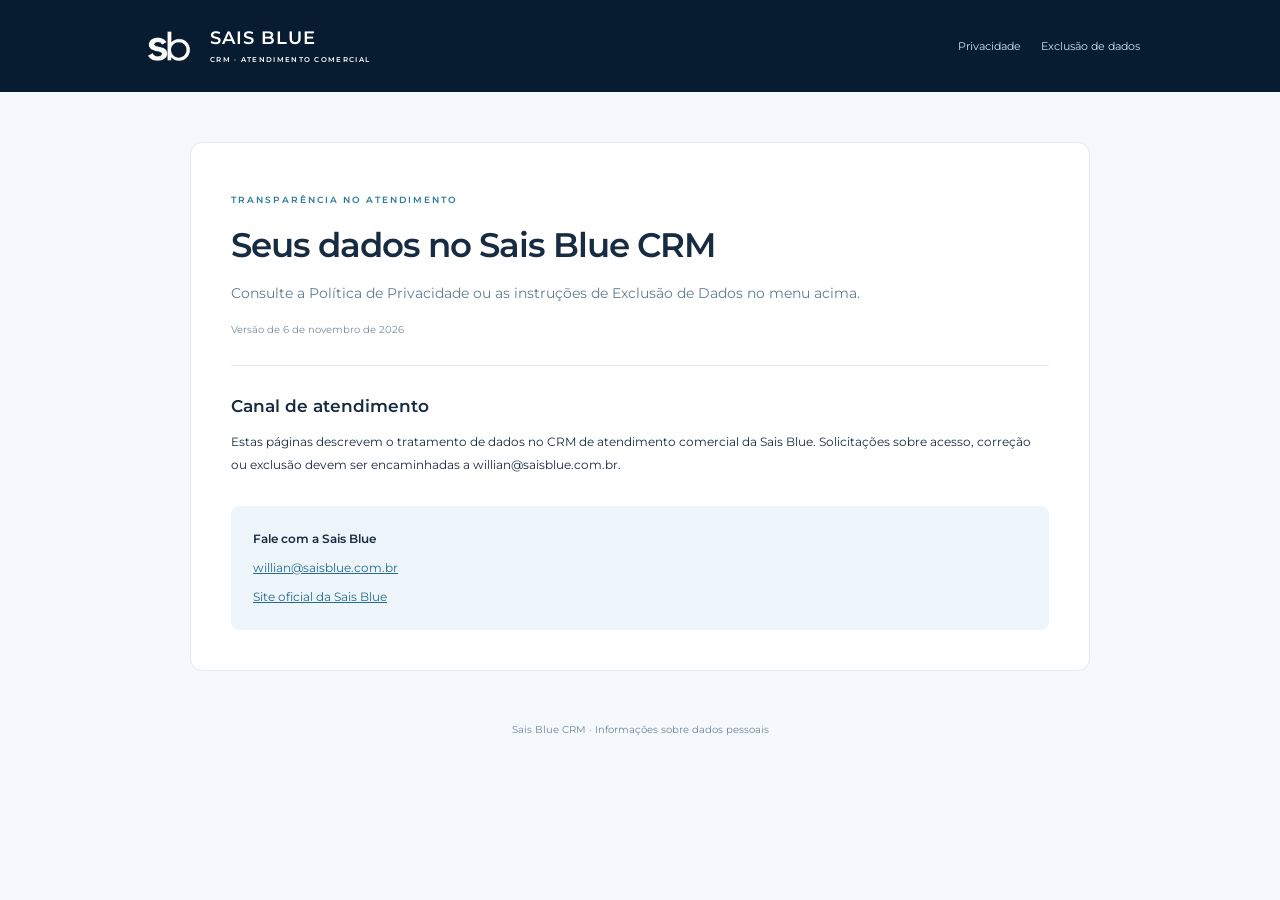
<file: docs/index.html>
<!doctype html><html lang="pt-BR"><head><meta charset="utf-8"><meta name="viewport" content="width=device-width,initial-scale=1"><meta name="description" content="Informações sobre o uso de dados pessoais no Sais Blue CRM e canais para solicitações."><meta name="referrer" content="strict-origin-when-cross-origin"><title>Seus dados no Sais Blue CRM | Sais Blue CRM</title><link rel="stylesheet" href="assets/legal.css"></head><body><header><a class="brand" href="index.html"><img src="assets/sb-logo.png" alt="Logo Sais Blue"><span>SAIS BLUE<small>CRM · ATENDIMENTO COMERCIAL</small></span></a><nav aria-label="Informações sobre dados"><a href="privacidade.html">Privacidade</a><a href="exclusao-dados.html">Exclusão de dados</a></nav></header><main><p class="eyebrow">TRANSPARÊNCIA NO ATENDIMENTO</p><h1>Seus dados no Sais Blue CRM</h1><p class="intro">Consulte a Política de Privacidade ou as instruções de Exclusão de Dados no menu acima.</p><p class="updated">Versão de 6 de novembro de 2026</p><section><h2>Canal de atendimento</h2><p>Estas páginas descrevem o tratamento de dados no CRM de atendimento comercial da Sais Blue. Solicitações sobre acesso, correção ou exclusão devem ser encaminhadas a willian@saisblue.com.br.</p></section><aside><strong>Fale com a Sais Blue</strong><a href="mailto:willian@saisblue.com.br">willian@saisblue.com.br</a><a href="https://saisblue.com.br">Site oficial da Sais Blue</a></aside></main><footer>Sais Blue CRM · Informações sobre dados pessoais</footer></body></html>
</file>
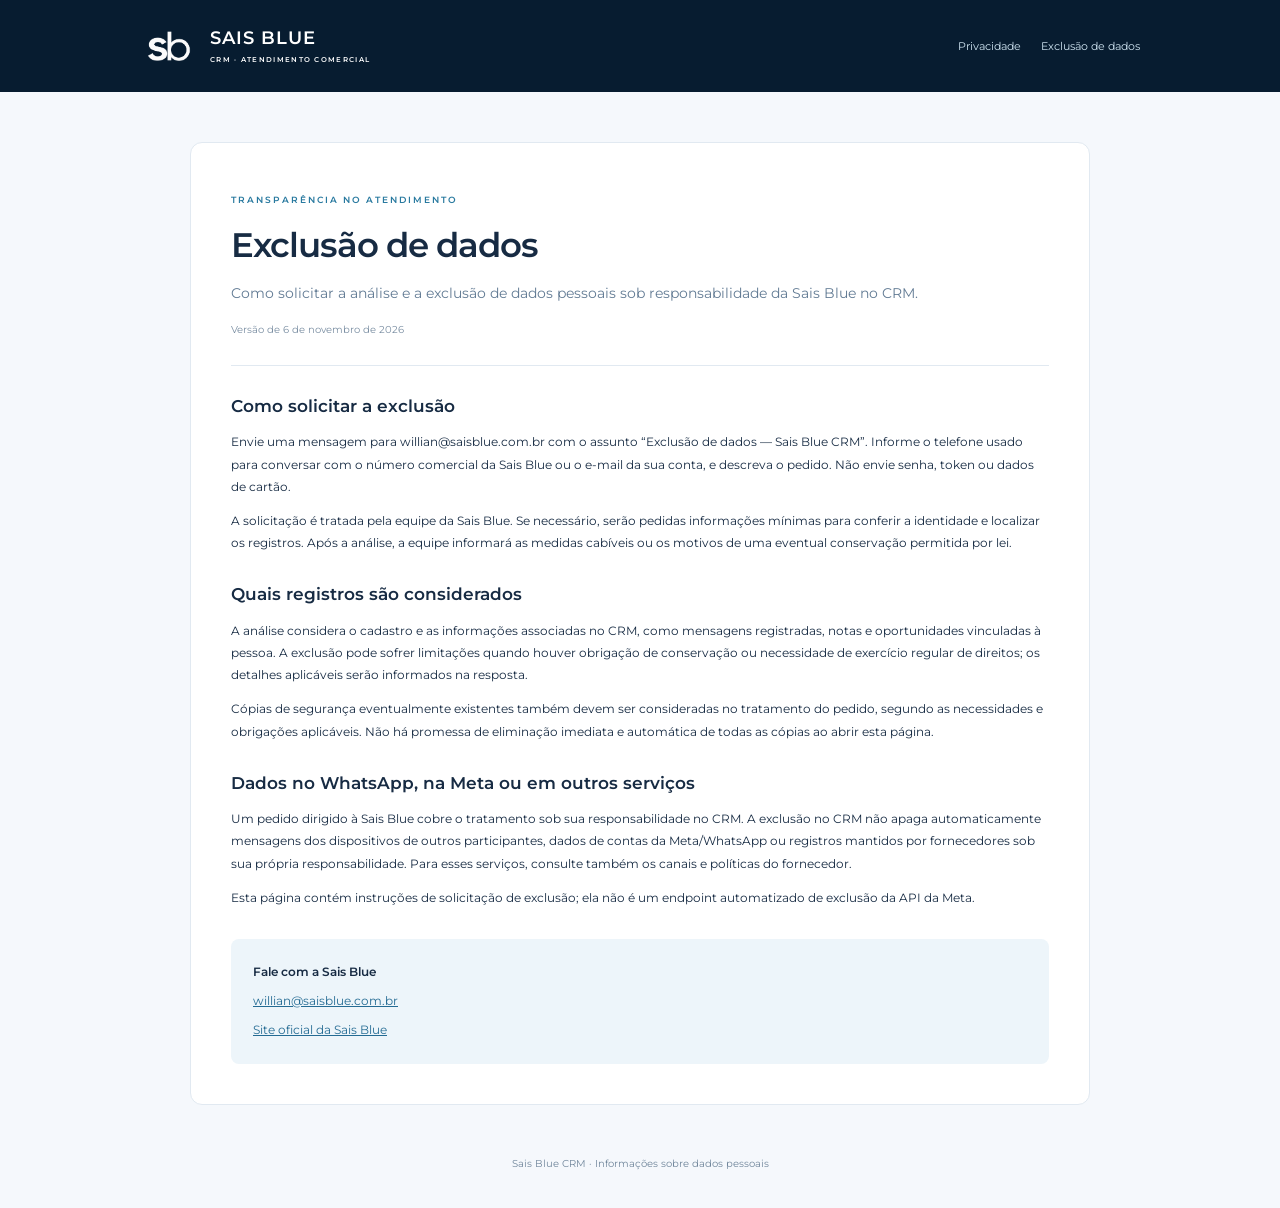
<file: docs/exclusao-dados.html>
<!doctype html><html lang="pt-BR"><head><meta charset="utf-8"><meta name="viewport" content="width=device-width,initial-scale=1"><meta name="description" content="Informações sobre o uso de dados pessoais no Sais Blue CRM e canais para solicitações."><meta name="referrer" content="strict-origin-when-cross-origin"><title>Exclusão de dados | Sais Blue CRM</title><link rel="stylesheet" href="assets/legal.css"></head><body><header><a class="brand" href="index.html"><img src="assets/sb-logo.png" alt="Logo Sais Blue"><span>SAIS BLUE<small>CRM · ATENDIMENTO COMERCIAL</small></span></a><nav aria-label="Informações sobre dados"><a href="privacidade.html">Privacidade</a><a href="exclusao-dados.html">Exclusão de dados</a></nav></header><main><p class="eyebrow">TRANSPARÊNCIA NO ATENDIMENTO</p><h1>Exclusão de dados</h1><p class="intro">Como solicitar a análise e a exclusão de dados pessoais sob responsabilidade da Sais Blue no CRM.</p><p class="updated">Versão de 6 de novembro de 2026</p><section><h2>Como solicitar a exclusão</h2><p>Envie uma mensagem para willian@saisblue.com.br com o assunto “Exclusão de dados — Sais Blue CRM”. Informe o telefone usado para conversar com o número comercial da Sais Blue ou o e-mail da sua conta, e descreva o pedido. Não envie senha, token ou dados de cartão.</p><p>A solicitação é tratada pela equipe da Sais Blue. Se necessário, serão pedidas informações mínimas para conferir a identidade e localizar os registros. Após a análise, a equipe informará as medidas cabíveis ou os motivos de uma eventual conservação permitida por lei.</p></section><section><h2>Quais registros são considerados</h2><p>A análise considera o cadastro e as informações associadas no CRM, como mensagens registradas, notas e oportunidades vinculadas à pessoa. A exclusão pode sofrer limitações quando houver obrigação de conservação ou necessidade de exercício regular de direitos; os detalhes aplicáveis serão informados na resposta.</p><p>Cópias de segurança eventualmente existentes também devem ser consideradas no tratamento do pedido, segundo as necessidades e obrigações aplicáveis. Não há promessa de eliminação imediata e automática de todas as cópias ao abrir esta página.</p></section><section><h2>Dados no WhatsApp, na Meta ou em outros serviços</h2><p>Um pedido dirigido à Sais Blue cobre o tratamento sob sua responsabilidade no CRM. A exclusão no CRM não apaga automaticamente mensagens dos dispositivos de outros participantes, dados de contas da Meta/WhatsApp ou registros mantidos por fornecedores sob sua própria responsabilidade. Para esses serviços, consulte também os canais e políticas do fornecedor.</p><p>Esta página contém instruções de solicitação de exclusão; ela não é um endpoint automatizado de exclusão da API da Meta.</p></section><aside><strong>Fale com a Sais Blue</strong><a href="mailto:willian@saisblue.com.br">willian@saisblue.com.br</a><a href="https://saisblue.com.br">Site oficial da Sais Blue</a></aside></main><footer>Sais Blue CRM · Informações sobre dados pessoais</footer></body></html>
</file>
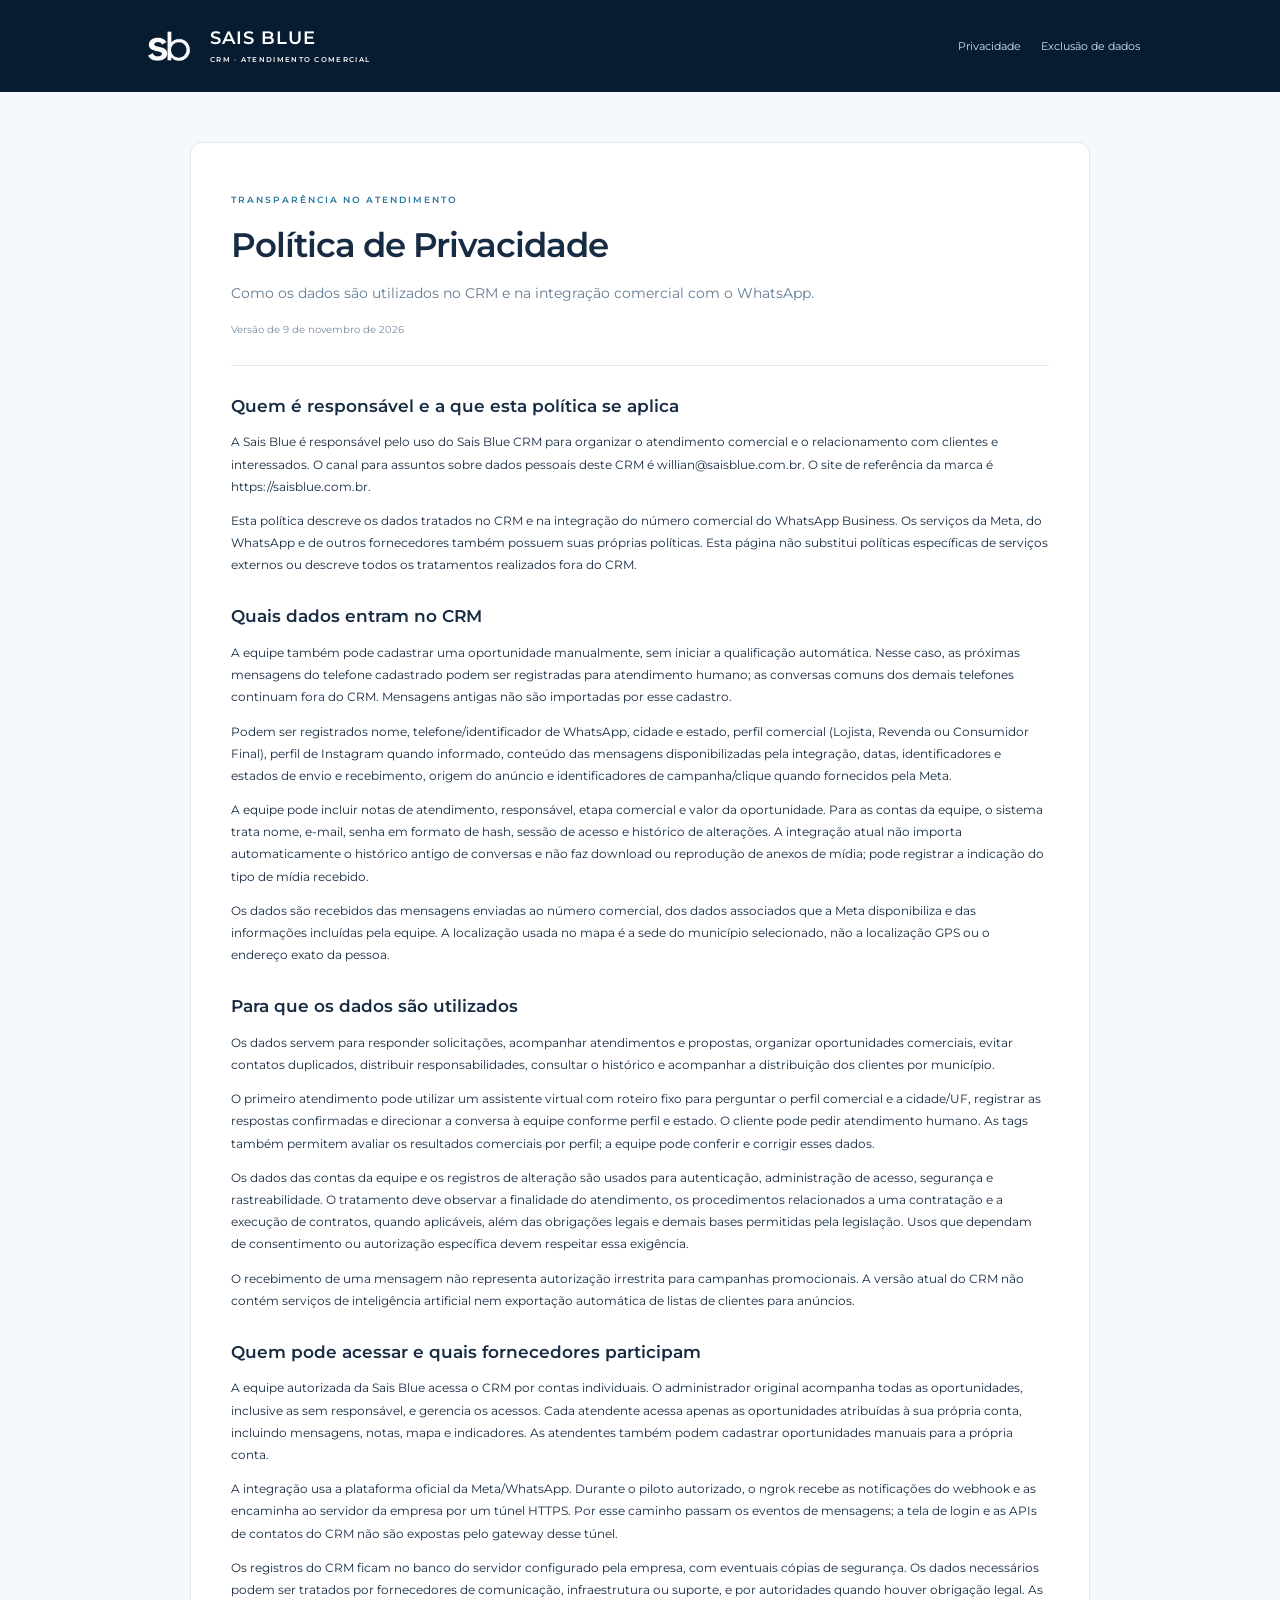
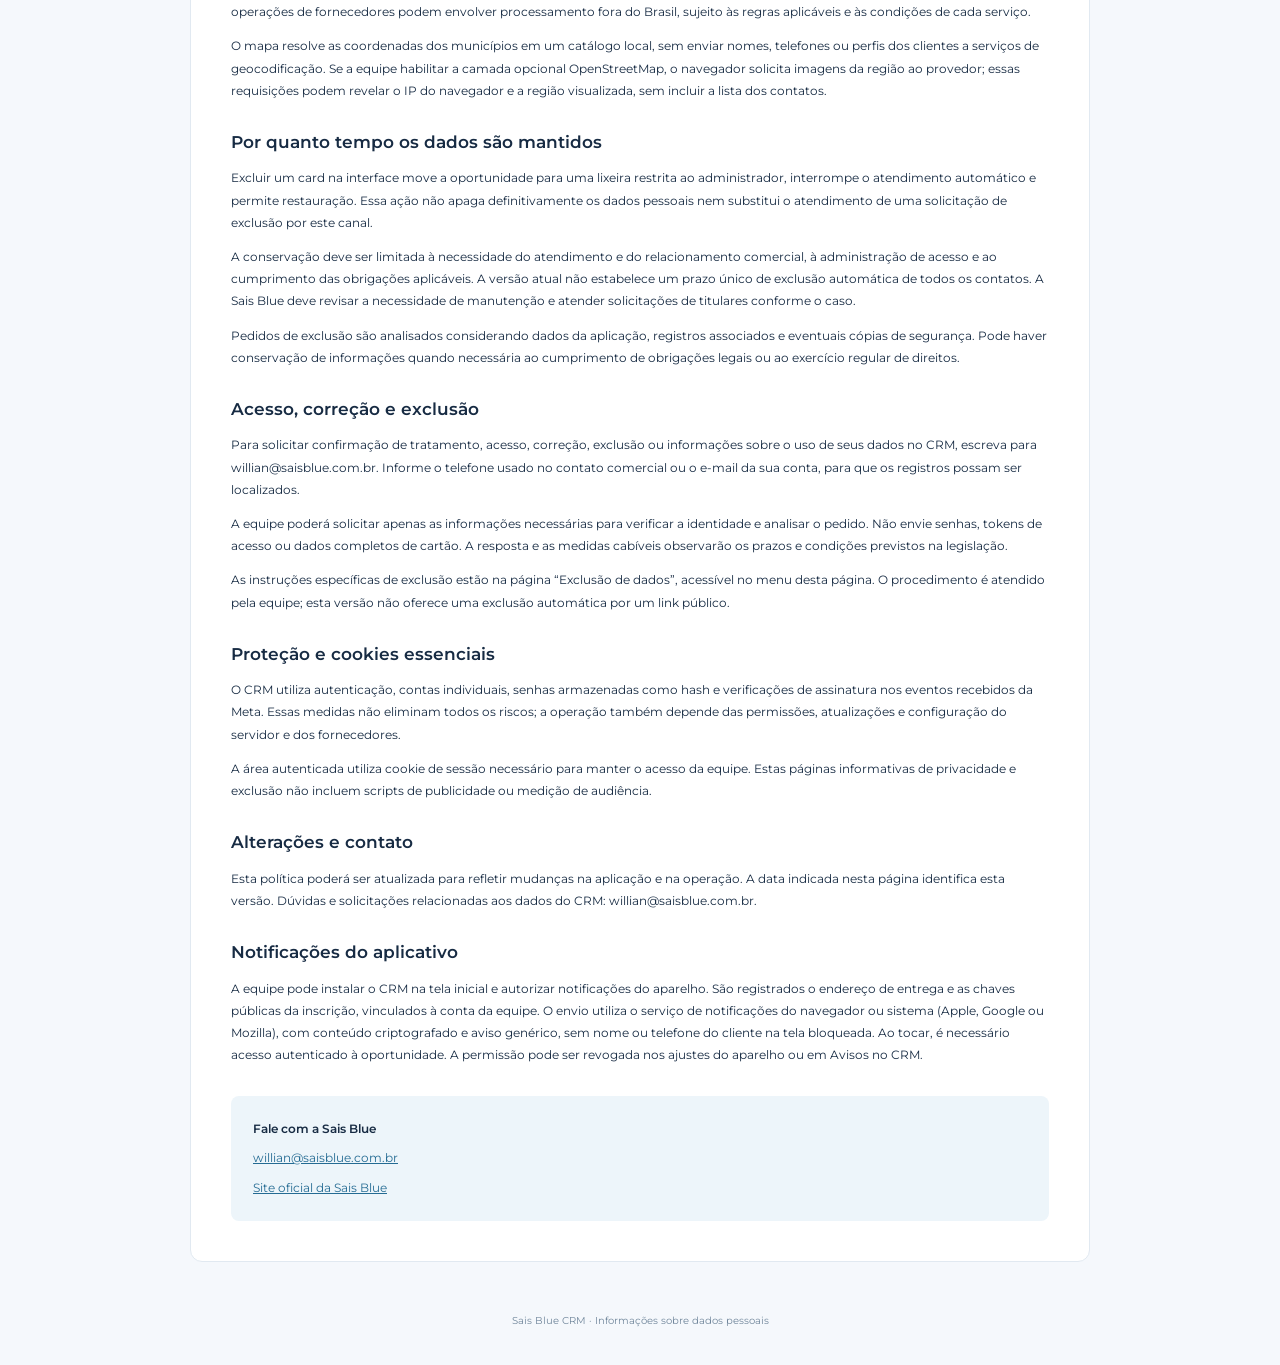
<file: docs/privacidade.html>
<!doctype html><html lang="pt-BR"><head><meta charset="utf-8"><meta name="viewport" content="width=device-width,initial-scale=1"><meta name="description" content="Informações sobre o uso de dados pessoais no Sais Blue CRM e canais para solicitações."><meta name="referrer" content="strict-origin-when-cross-origin"><title>Política de Privacidade | Sais Blue CRM</title><link rel="stylesheet" href="assets/legal.css"></head><body><header><a class="brand" href="index.html"><img src="assets/sb-logo.png" alt="Logo Sais Blue"><span>SAIS BLUE<small>CRM · ATENDIMENTO COMERCIAL</small></span></a><nav aria-label="Informações sobre dados"><a href="privacidade.html">Privacidade</a><a href="exclusao-dados.html">Exclusão de dados</a></nav></header><main><p class="eyebrow">TRANSPARÊNCIA NO ATENDIMENTO</p><h1>Política de Privacidade</h1><p class="intro">Como os dados são utilizados no CRM e na integração comercial com o WhatsApp.</p><p class="updated">Versão de 9 de novembro de 2026</p><section><h2>Quem é responsável e a que esta política se aplica</h2><p>A Sais Blue é responsável pelo uso do Sais Blue CRM para organizar o atendimento comercial e o relacionamento com clientes e interessados. O canal para assuntos sobre dados pessoais deste CRM é willian@saisblue.com.br. O site de referência da marca é https://saisblue.com.br.</p><p>Esta política descreve os dados tratados no CRM e na integração do número comercial do WhatsApp Business. Os serviços da Meta, do WhatsApp e de outros fornecedores também possuem suas próprias políticas. Esta página não substitui políticas específicas de serviços externos ou descreve todos os tratamentos realizados fora do CRM.</p></section><section><h2>Quais dados entram no CRM</h2><p>A equipe também pode cadastrar uma oportunidade manualmente, sem iniciar a qualificação automática. Nesse caso, as próximas mensagens do telefone cadastrado podem ser registradas para atendimento humano; as conversas comuns dos demais telefones continuam fora do CRM. Mensagens antigas não são importadas por esse cadastro.</p><p>Podem ser registrados nome, telefone/identificador de WhatsApp, cidade e estado, perfil comercial (Lojista, Revenda ou Consumidor Final), perfil de Instagram quando informado, conteúdo das mensagens disponibilizadas pela integração, datas, identificadores e estados de envio e recebimento, origem do anúncio e identificadores de campanha/clique quando fornecidos pela Meta.</p><p>A equipe pode incluir notas de atendimento, responsável, etapa comercial e valor da oportunidade. Para as contas da equipe, o sistema trata nome, e-mail, senha em formato de hash, sessão de acesso e histórico de alterações. A integração atual não importa automaticamente o histórico antigo de conversas e não faz download ou reprodução de anexos de mídia; pode registrar a indicação do tipo de mídia recebido.</p><p>Os dados são recebidos das mensagens enviadas ao número comercial, dos dados associados que a Meta disponibiliza e das informações incluídas pela equipe. A localização usada no mapa é a sede do município selecionado, não a localização GPS ou o endereço exato da pessoa.</p></section><section><h2>Para que os dados são utilizados</h2><p>Os dados servem para responder solicitações, acompanhar atendimentos e propostas, organizar oportunidades comerciais, evitar contatos duplicados, distribuir responsabilidades, consultar o histórico e acompanhar a distribuição dos clientes por município.</p><p>O primeiro atendimento pode utilizar um assistente virtual com roteiro fixo para perguntar o perfil comercial e a cidade/UF, registrar as respostas confirmadas e direcionar a conversa à equipe conforme perfil e estado. O cliente pode pedir atendimento humano. As tags também permitem avaliar os resultados comerciais por perfil; a equipe pode conferir e corrigir esses dados.</p><p>Os dados das contas da equipe e os registros de alteração são usados para autenticação, administração de acesso, segurança e rastreabilidade. O tratamento deve observar a finalidade do atendimento, os procedimentos relacionados a uma contratação e a execução de contratos, quando aplicáveis, além das obrigações legais e demais bases permitidas pela legislação. Usos que dependam de consentimento ou autorização específica devem respeitar essa exigência.</p><p>O recebimento de uma mensagem não representa autorização irrestrita para campanhas promocionais. A versão atual do CRM não contém serviços de inteligência artificial nem exportação automática de listas de clientes para anúncios.</p></section><section><h2>Quem pode acessar e quais fornecedores participam</h2><p>A equipe autorizada da Sais Blue acessa o CRM por contas individuais. O administrador original acompanha todas as oportunidades, inclusive as sem responsável, e gerencia os acessos. Cada atendente acessa apenas as oportunidades atribuídas à sua própria conta, incluindo mensagens, notas, mapa e indicadores. As atendentes também podem cadastrar oportunidades manuais para a própria conta.</p><p>A integração usa a plataforma oficial da Meta/WhatsApp. Durante o piloto autorizado, o ngrok recebe as notificações do webhook e as encaminha ao servidor da empresa por um túnel HTTPS. Por esse caminho passam os eventos de mensagens; a tela de login e as APIs de contatos do CRM não são expostas pelo gateway desse túnel.</p><p>Os registros do CRM ficam no banco do servidor configurado pela empresa, com eventuais cópias de segurança. Os dados necessários podem ser tratados por fornecedores de comunicação, infraestrutura ou suporte, e por autoridades quando houver obrigação legal. As operações de fornecedores podem envolver processamento fora do Brasil, sujeito às regras aplicáveis e às condições de cada serviço.</p><p>O mapa resolve as coordenadas dos municípios em um catálogo local, sem enviar nomes, telefones ou perfis dos clientes a serviços de geocodificação. Se a equipe habilitar a camada opcional OpenStreetMap, o navegador solicita imagens da região ao provedor; essas requisições podem revelar o IP do navegador e a região visualizada, sem incluir a lista dos contatos.</p></section><section><h2>Por quanto tempo os dados são mantidos</h2><p>Excluir um card na interface move a oportunidade para uma lixeira restrita ao administrador, interrompe o atendimento automático e permite restauração. Essa ação não apaga definitivamente os dados pessoais nem substitui o atendimento de uma solicitação de exclusão por este canal.</p><p>A conservação deve ser limitada à necessidade do atendimento e do relacionamento comercial, à administração de acesso e ao cumprimento das obrigações aplicáveis. A versão atual não estabelece um prazo único de exclusão automática de todos os contatos. A Sais Blue deve revisar a necessidade de manutenção e atender solicitações de titulares conforme o caso.</p><p>Pedidos de exclusão são analisados considerando dados da aplicação, registros associados e eventuais cópias de segurança. Pode haver conservação de informações quando necessária ao cumprimento de obrigações legais ou ao exercício regular de direitos.</p></section><section><h2>Acesso, correção e exclusão</h2><p>Para solicitar confirmação de tratamento, acesso, correção, exclusão ou informações sobre o uso de seus dados no CRM, escreva para willian@saisblue.com.br. Informe o telefone usado no contato comercial ou o e-mail da sua conta, para que os registros possam ser localizados.</p><p>A equipe poderá solicitar apenas as informações necessárias para verificar a identidade e analisar o pedido. Não envie senhas, tokens de acesso ou dados completos de cartão. A resposta e as medidas cabíveis observarão os prazos e condições previstos na legislação.</p><p>As instruções específicas de exclusão estão na página “Exclusão de dados”, acessível no menu desta página. O procedimento é atendido pela equipe; esta versão não oferece uma exclusão automática por um link público.</p></section><section><h2>Proteção e cookies essenciais</h2><p>O CRM utiliza autenticação, contas individuais, senhas armazenadas como hash e verificações de assinatura nos eventos recebidos da Meta. Essas medidas não eliminam todos os riscos; a operação também depende das permissões, atualizações e configuração do servidor e dos fornecedores.</p><p>A área autenticada utiliza cookie de sessão necessário para manter o acesso da equipe. Estas páginas informativas de privacidade e exclusão não incluem scripts de publicidade ou medição de audiência.</p></section><section><h2>Alterações e contato</h2><p>Esta política poderá ser atualizada para refletir mudanças na aplicação e na operação. A data indicada nesta página identifica esta versão. Dúvidas e solicitações relacionadas aos dados do CRM: willian@saisblue.com.br.</p></section><section><h2>Notificações do aplicativo</h2><p>A equipe pode instalar o CRM na tela inicial e autorizar notificações do aparelho. São registrados o endereço de entrega e as chaves públicas da inscrição, vinculados à conta da equipe. O envio utiliza o serviço de notificações do navegador ou sistema (Apple, Google ou Mozilla), com conteúdo criptografado e aviso genérico, sem nome ou telefone do cliente na tela bloqueada. Ao tocar, é necessário acesso autenticado à oportunidade. A permissão pode ser revogada nos ajustes do aparelho ou em Avisos no CRM.</p></section><aside><strong>Fale com a Sais Blue</strong><a href="mailto:willian@saisblue.com.br">willian@saisblue.com.br</a><a href="https://saisblue.com.br">Site oficial da Sais Blue</a></aside></main><footer>Sais Blue CRM · Informações sobre dados pessoais</footer></body></html>
</file>
<file: docs/assets/legal.css>
@font-face{font-family:Montserrat;src:url(montserrat-400.woff2) format('woff2');font-weight:400;font-display:swap}@font-face{font-family:Montserrat;src:url(montserrat-600.woff2) format('woff2');font-weight:600;font-display:swap}*{box-sizing:border-box}body{margin:0;background:#f5f8fc;color:#172b43;font:400 14px/1.85 Montserrat,Arial,sans-serif}header{background:#071c30;color:white;padding:22px max(22px,calc((100vw - 1000px)/2));display:flex;justify-content:space-between;align-items:center;gap:24px}.brand{display:flex;gap:12px;align-items:center;text-decoration:none;color:white;line-height:1.2;font-size:18px;font-weight:600;letter-spacing:1px}.brand img{width:58px;height:48px;object-fit:contain}.brand small{display:block;font-size:7px;letter-spacing:1.3px;margin-top:7px}nav{display:flex;gap:20px}nav a{color:#d0e5f2;font-size:11px;text-decoration:none}nav a:hover{text-decoration:underline}main{max-width:900px;margin:50px auto;padding:40px;background:white;border:1px solid #e1e9f1;border-radius:12px}.eyebrow{color:#28799f;font-size:9px;letter-spacing:2px;font-weight:600}h1{font-size:34px;letter-spacing:-1px;line-height:1.2;margin:16px 0}h2{font-size:17px;line-height:1.5;margin:28px 0 12px}.intro{color:#627b94;font-size:14px}.updated{font-size:10px;color:#7a8ea2;padding-bottom:25px;border-bottom:1px solid #e1e9f1}section p{margin:12px 0;font-size:12px}aside{background:#edf5fa;padding:22px;border-radius:8px;margin-top:30px;display:flex;flex-direction:column;gap:7px;font-size:12px}a{color:#246b93}footer{text-align:center;font-size:10px;color:#70869b;padding:0 20px 35px}:focus-visible{outline:3px solid #72b7df;outline-offset:4px}@media(max-width:650px){header{align-items:flex-start;flex-direction:column;padding:18px 20px;gap:18px}main{margin:22px 12px;padding:24px 20px}h1{font-size:27px}h2{font-size:16px}nav{gap:18px}nav a{font-size:10px}aside a{overflow-wrap:anywhere}}
</file>
